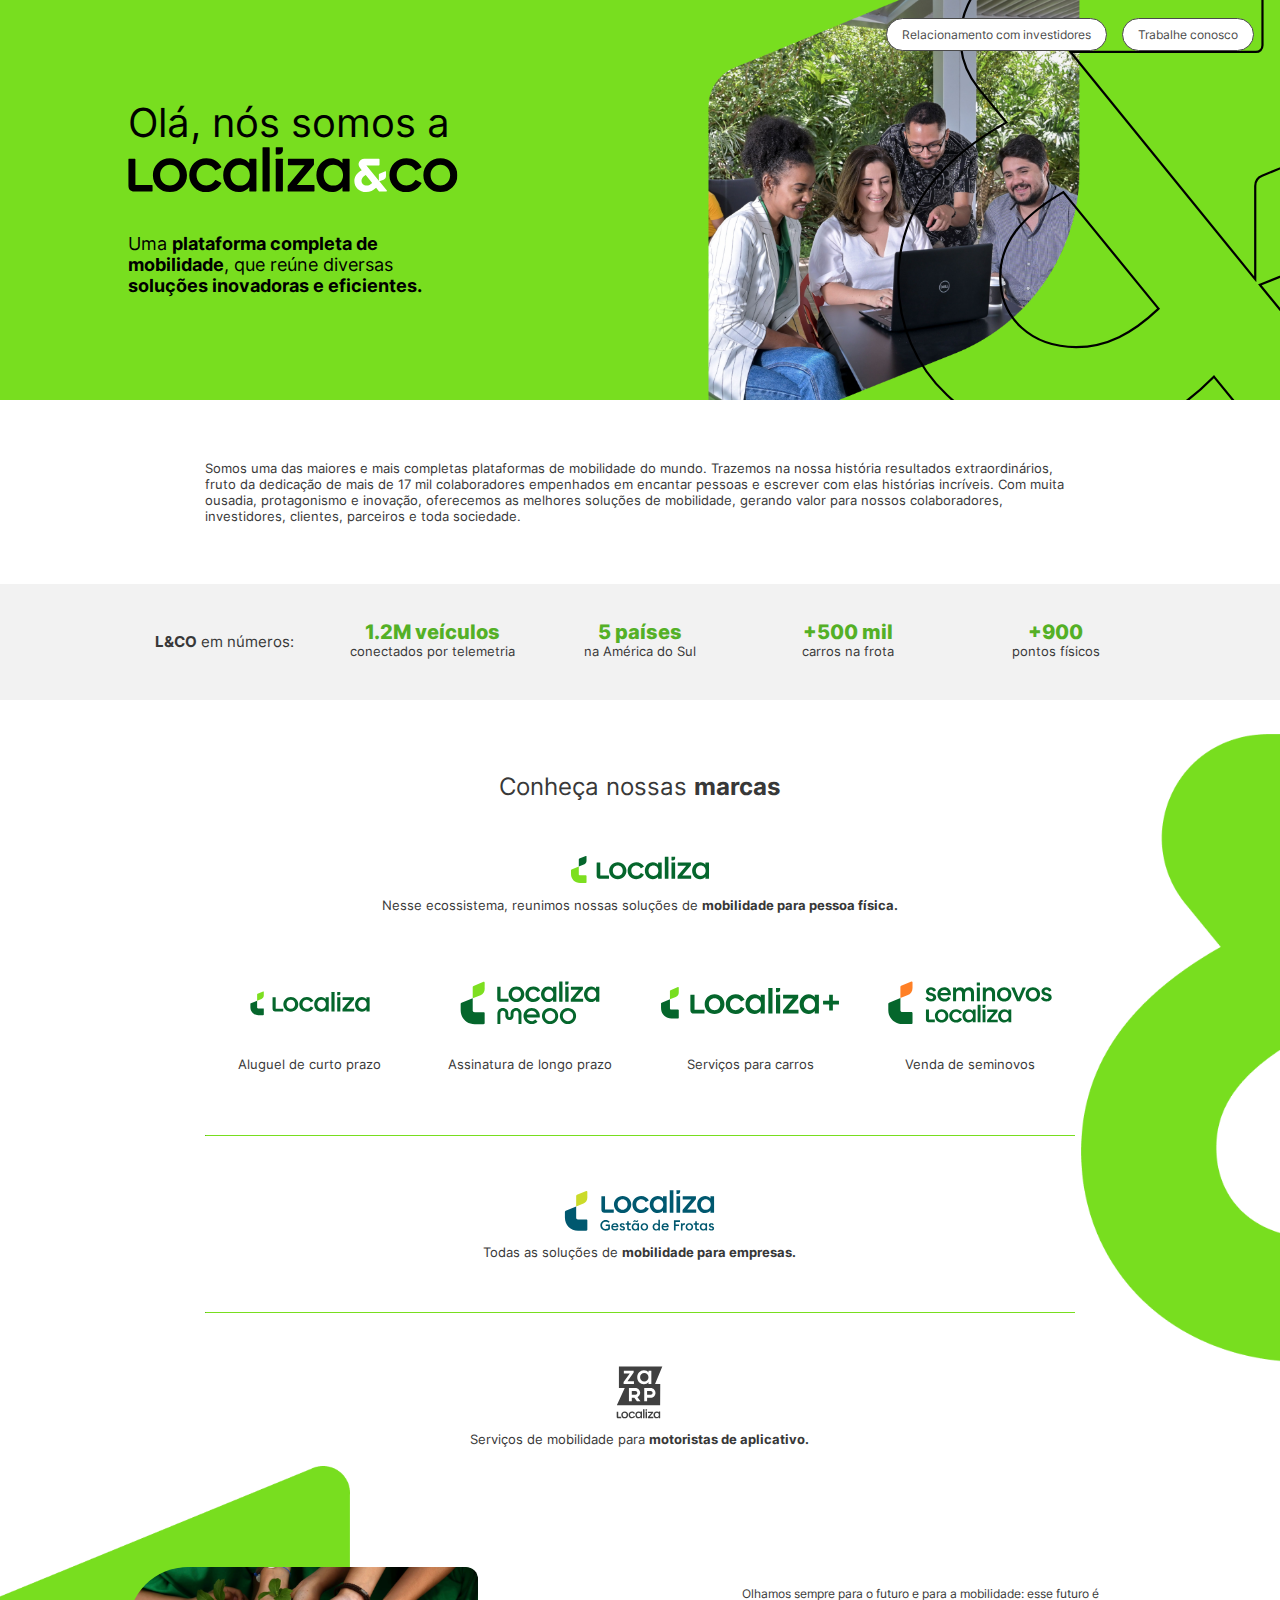
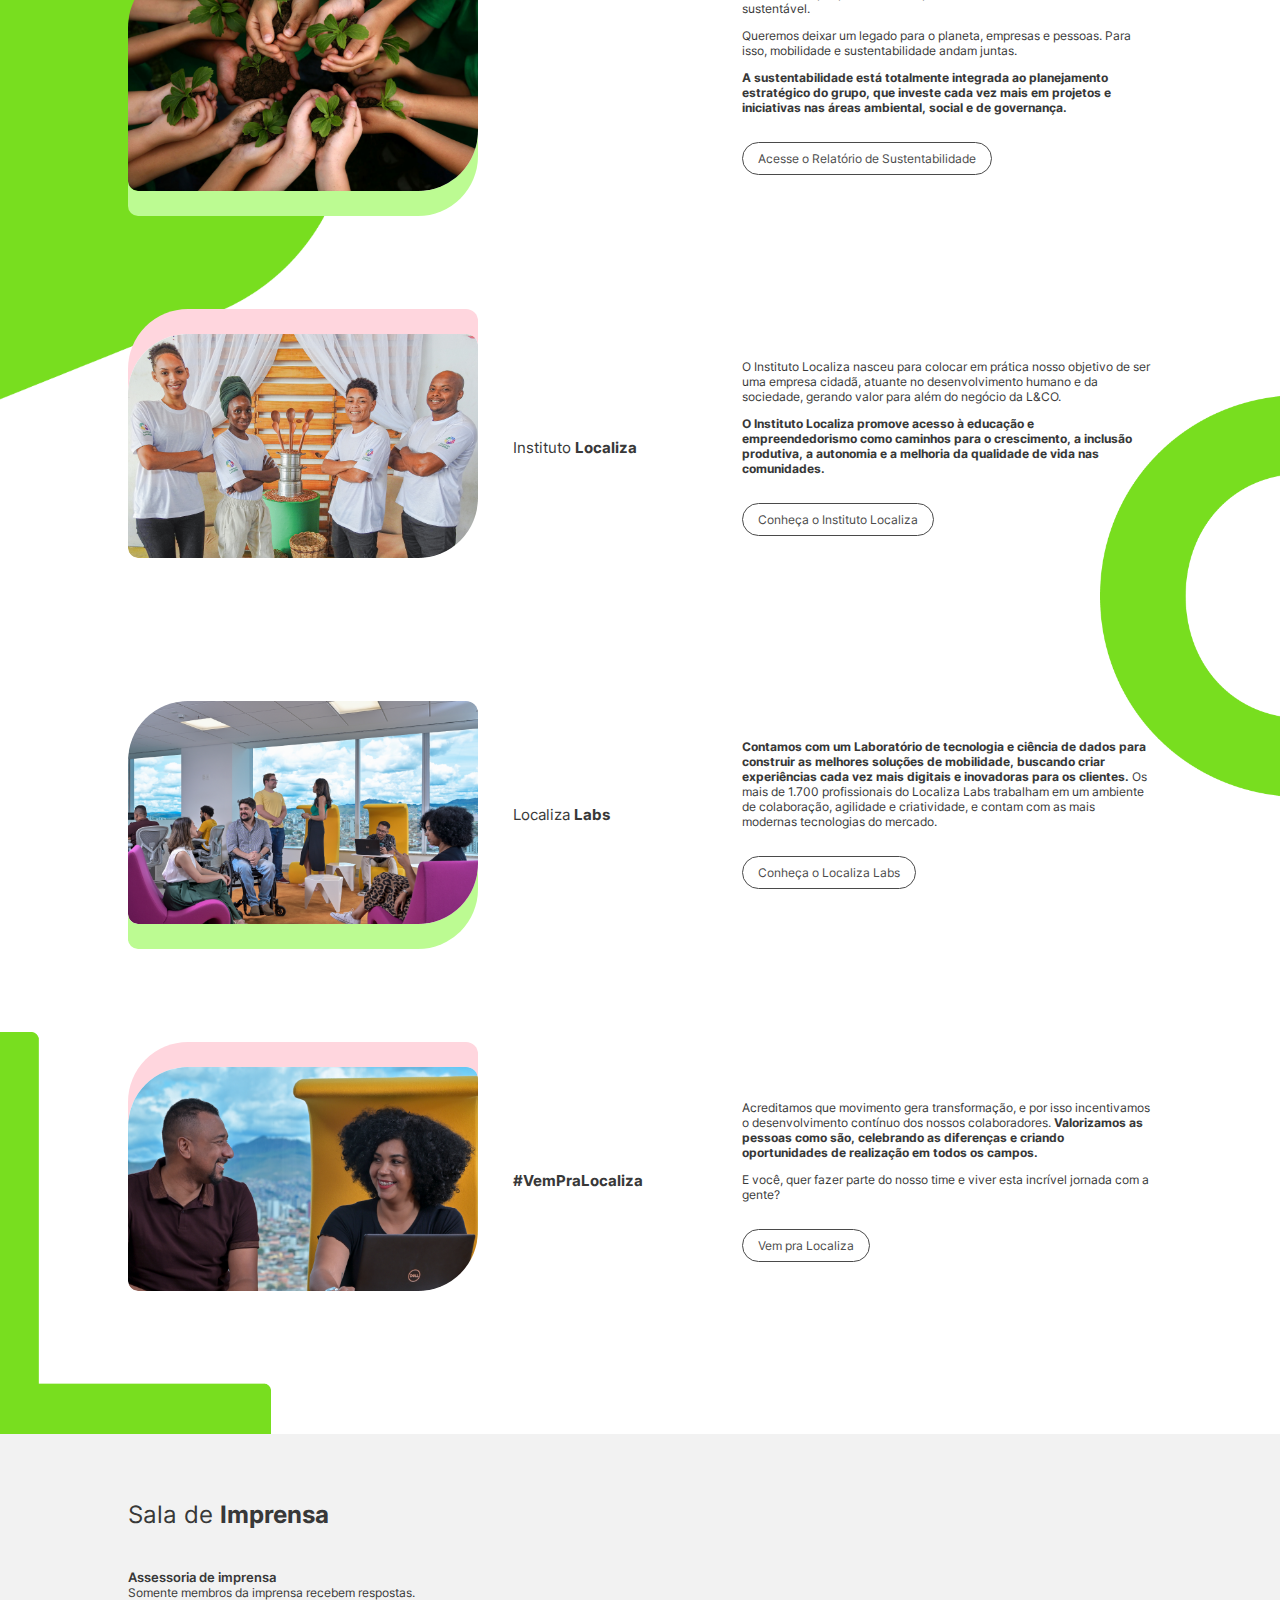
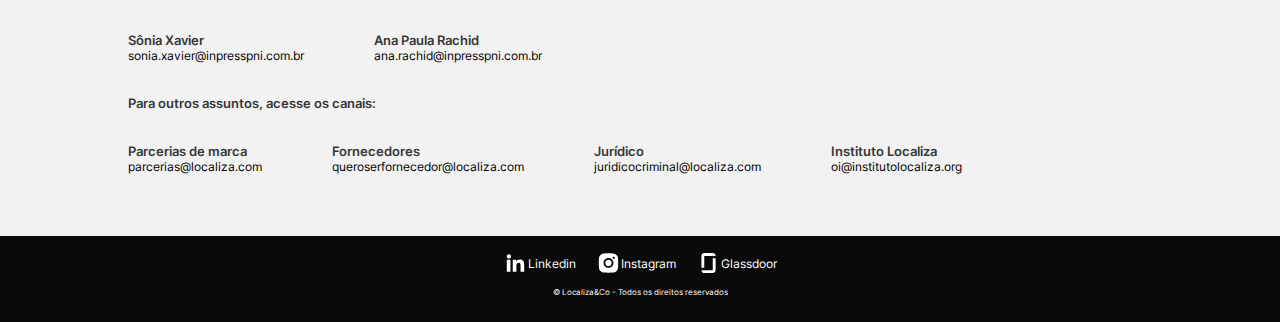
<file: index.html>
<!DOCTYPE html>
<html lang="pt-br">

<head>
  <title>Nós somos a Localiza&Co</title>
  <meta charset="utf-8" />
  <meta name="viewport" content="width=device-width, initial-scale=1" />
  <link rel="icon" type="image/png" href="assets/images/favicon.png" />
  <link rel="stylesheet" href="assets/css/index.css" />
  <link rel="stylesheet" href="assets/css/captcha.css">
  <script src="assets/js/jquery-3.5.0.min.js"></script>
  <script src="assets/js/main.js"></script>
</head>

<body>
  <header id="topo" class="div-banner">
    <div class="container">
      <div class="txt-banner">
        <h1 class="title-banner">Olá, <br class="show-mob"> nós somos a <img src="assets/images/logo.svg" alt="logo" class="img-resp" /></h1>
        <h2 class="subtitle-banner hide-mob">Uma <b>plataforma completa de mobilidade</b>, que reúne diversas <b>soluções inovadoras e eficientes.</b></h2>
      </div>
      <div class="btn-topo">
        <div class="group-desk">
          <a href="https://ri.localiza.com/" target="_blank" class="btn-white hide-mob">Relacionamento com investidores</a>
          <a href="https://portalcarreira.localiza.com/?_ga=2.263662091.686086498.1664890951-473791302.1646318651" target="_blank" class="btn-white hide-mob">Trabalhe conosco</a>
        </div>
      </div>
      <div class="show-mob menu-mob"><a id="btnOpenModal" href="javascript:void(0)"><img src="assets/images/icon-menu.svg" alt="logo" class="img-resp" /></a></div>
    </div>
  </header>
  <main>
    <article class="clearfix">
      <div class="container">
        <div class="show-mob">
          <h2 class="subtitle-banner">Uma <b>plataforma completa de mobilidade</b>, que reúne diversas <b>soluções inovadoras e eficientes.</b></h2>
        </div>
        <div class="div-sobre font-gray">
          <p>Somos uma das maiores e mais completas plataformas de mobilidade do mundo. Trazemos na nossa história resultados extraordinários, fruto da dedicação de mais de 17 mil colaboradores empenhados em encantar pessoas e escrever com elas histórias incríveis. Com muita ousadia, protagonismo e inovação, oferecemos as melhores soluções de mobilidade, gerando valor para nossos colaboradores, investidores, clientes, parceiros e toda sociedade.</p>
        </div>
      </div>
    </article>
    <article class="clearfix back-gray font-gray">
      <div class="container">
        <div class="div-dados">
          <div class="dado"><b>L&CO</b> em números:</div>
          <div class="dado"><b class="dado-green">1.2M veículos</b><br>conectados por telemetria</div>
          <div class="dado"><b class="dado-green">5 países</b><br>na América do Sul</div>
          <div class="dado"><b class="dado-green">+500 mil</b><br>carros na frota</div>
          <div class="dado"><b class="dado-green">+900</b><br>pontos físicos</div>
        </div>
      </div>
    </article>
    <article id="marcas" class="clearfix font-gray back-marcas">
      <div class="container">
        <div class="div-marcas">
          <h1 class="tit-marcas">Conheça nossas <b class="">marcas</b></h1>
          <div class="marca-prin">
            <img src="assets/images/marca-localiza.svg" alt="localiza" class="img-loc-1" />
            <p>Nesse ecossistema, reunimos nossas soluções de <b>mobilidade para pessoa física.</b></p>
          </div>
          <div class="flex-marca">
            <div class="marca">
              <div class="img-marca">
                <img src="assets/images/marca-localiza-2.svg" alt="localiza" class="img-resp" />
              </div>
              <div class="txt-marca">
                <p>Aluguel de curto prazo</p>
              </div>
            </div>
            <div class="marca">
              <div class="img-marca">
                <img src="assets/images/marca-localiza-meoo.svg" alt="localiza meoo" class="img-resp" />
              </div>
              <div class="txt-marca">
                <p>Assinatura de longo prazo</p>
              </div>              
            </div>
            <div class="marca">
              <div class="img-marca">
                <img src="assets/images/marca-localiza-mais.svg" alt="localiza mais" class="img-resp" />
              </div>
              <div class="txt-marca">
                <p>Serviços para carros</p>
              </div>
            </div>
            <div class="marca">
              <div class="img-marca">
                <img src="assets/images/marca-localiza-semi.svg" alt="localiza semi" class="img-resp" />
              </div>
              <div class="txt-marca">
                <p>Venda de seminovos</p>
              </div>
            </div>
          </div>
          <hr class="hr-green" />
          <div class="marca-prin">
            <img src="assets/images/marca-localiza-gestao.svg" alt="localiza gestão" class="" />
            <p>Todas as soluções de <b>mobilidade para empresas.</b></p>
          </div>
          <br><br><hr class="hr-green" />
          <div class="marca-prin">
            <img src="assets/images/marca-localiza-zarp.svg" alt="zarp" class="" />
            <p>Serviços de mobilidade para <b>motoristas de aplicativo.</b></p>
          </div>
        </div>
        <div id="mobilidade" class="div-carac">
          <div class="flex-carac">
              <div class="item img-carac flex-img">
                <a href="https://api.mziq.com/mzfilemanager/v2/d/08f327aa-e610-4d9d-b683-8ff0f7caae07/3a909c07-287b-fbcc-907a-90cb4c36bab3?origin=2" target="_blank" class="">
                  <img src="assets/images/card-sustentabilidade.png" alt="sustentabilidade" class="img-resp" />
                </a>
              </div>
              <div class="item box-carac">
                <p>Olhamos sempre para o futuro e para a mobilidade: esse futuro é sustentável.</p>
                <p>Queremos deixar um legado para o planeta, empresas e pessoas. Para isso, mobilidade e sustentabilidade andam juntas.</p>
                <p><b>A sustentabilidade está totalmente integrada ao planejamento estratégico do grupo, que investe cada vez mais em projetos e iniciativas nas áreas ambiental, social e de governança.</b></p>
                <p><a href="https://api.mziq.com/mzfilemanager/v2/d/08f327aa-e610-4d9d-b683-8ff0f7caae07/3a909c07-287b-fbcc-907a-90cb4c36bab3?origin=2" target="_blank" class="btn-white">Acesse o Relatório de Sustentabilidade</a></p>
              </div>
          </div>
          <div id="instituto" class="flex-carac">
            <div class="item img-carac flex-img">
              <a href="https://www.institutolocaliza.org/" target="_blank" class="">
                <img src="assets/images/card-instituto.png" alt="instituto" class="img-resp" />
              </a>
              <div class="tit-carac">Instituto <b>Localiza</b></div>
            </div>
            <div class="item box-carac">
              <p>O Instituto Localiza nasceu para colocar em prática nosso objetivo de ser uma empresa cidadã, atuante no desenvolvimento humano e da sociedade, gerando valor para além do negócio da L&CO.</p>
              <p><b>O Instituto Localiza promove acesso à educação e empreendedorismo como caminhos para o crescimento, a inclusão produtiva, a autonomia e a melhoria da qualidade de vida nas comunidades.</b></p>
              <p><a href="https://www.institutolocaliza.org/" target="_blank" class="btn-white">Conheça o Instituto Localiza</a></p>
            </div>
          </div>
          <div id="localizaLabs" class="flex-carac">
            <div class="item img-carac flex-img">
              <a href="https://medium.com/localizalabs" target="_blank" class="">
                <img src="assets/images/card-labs.png" alt="labs" class="img-resp" />
              </a>
              <div class="tit-carac">Localiza <b>Labs</b></div>
            </div>
            <div class="item box-carac">
              <p><b>Contamos com um Laboratório de tecnologia e ciência de dados para construir as melhores soluções de mobilidade, buscando criar experiências cada vez mais digitais e inovadoras para os clientes.</b> Os mais de 1.700 profissionais do Localiza Labs trabalham em um ambiente de colaboração, agilidade e criatividade, e contam com as mais modernas tecnologias do mercado.</p>
              <p><a href="https://medium.com/localizalabs" target="_blank" class="btn-white">Conheça o Localiza Labs</a></p>
            </div>
          </div>
          <div id="vempralocaliza" class="flex-carac">
            <div class="item img-carac flex-img">
              <a href="https://portalcarreira.localiza.com/?_ga=2.263662091.686086498.1664890951-473791302.1646318651" target="_blank" class="">
                <img src="assets/images/card-vempralocaliza.png" alt="vem pra localiza" class="img-resp" />
              </a>
              <div class="tit-carac"><b>#VemPraLocaliza</b></div>
            </div>
            <div class="item box-carac">
              <p>Acreditamos que movimento gera transformação, e por isso incentivamos o desenvolvimento contínuo dos nossos colaboradores. <b>Valorizamos as pessoas como são, celebrando as diferenças e criando oportunidades de realização em todos os campos.</b></p>
              <p>E você, quer fazer parte do nosso time e viver esta incrível jornada com a gente?</p>
              <p><a href="https://portalcarreira.localiza.com/?_ga=2.263662091.686086498.1664890951-473791302.1646318651" target="_blank" class="btn-white">Vem pra Localiza</a></p>
            </div>
          </div>
        </div>
      </div>
    </article>
    <article id="imprensa"  class="clearfix back-gray font-gray">
      <div class="container">
        <div class="div-imprensa">
          <h1 class="tit-imprensa">Sala de <b>Imprensa</b></h1>
          <p><b class="dest">Assessoria de imprensa</b><br> Somente membros da imprensa recebem respostas.</p>
          <div class="flex-imp">
            <div class="contato">
              <p> <span class="dest">Sônia Xavier</span> <br> <a class="mail" href="javascript:openModalCaptcha('sonia.xavier@inpresspni.com.br')">sonia.xavier@inpresspni.com.br</a> </p>
            </div>
            <div class="contato">
              <p><span class="dest">Ana Paula Rachid</span> <br> <a class="mail" href="javascript:openModalCaptcha('ana.rachid@inpresspni.com.br')">ana.rachid@inpresspni.com.br</a> </p>
            </div>
          </div>
          <p><b class="dest">Para outros assuntos, acesse os canais:</b></p>
          <div class="flex-imp mb-0">
            <div class="contato">
              <p> <span class="dest">Parcerias de marca</span> <br> <a class="mail" href="javascript:openModalCaptcha('parcerias@localiza.com')">parcerias@localiza.com</a> </p>
            </div>
            <div class="contato">
              <p><span class="dest">Fornecedores</span> <br> <a class="mail" href="javascript:openModalCaptcha('queroserfornecedor@localiza.com')">queroserfornecedor@localiza.com</a> </p>
            </div>
            <div class="contato">
              <p><span class="dest">Jurídico</span> <br> <a class="mail" href="javascript:openModalCaptcha('juridicocriminal@localiza.com')">juridicocriminal@localiza.com</a> </p>
            </div>
            <div class="contato">
              <p><span class="dest">Instituto Localiza</span> <br> <a class="mail" href="javascript:openModalCaptcha('oi@institutolocaliza.org')">oi@institutolocaliza.org</a> </p>
            </div>
          </div>
        </div>
      </div>
    </article>
    <section id="modalMob" class="modal hidden">
      <div class="content-modal">
        <a id="btnCloseModal" class="btn-close"><img src="assets/images/icon-close.svg" alt="close" class="img-resp" /></a>
        <div class="flex">
          <div class="item"> <a class="link-mob" href="#topo"><img src="assets/images/icon-bulletpoint.svg" alt="close" class="img-resp" /> <span>Localiza&Co</span></a>  </div>
          <div class="item"> <a class="link-mob" href="#marcas"><img src="assets/images/icon-bulletpoint.svg" alt="close" class="img-resp" /> <span>Nossas marcas</span></a> </div>
          <div class="item"> <a class="link-mob" href="#mobilidade"><img src="assets/images/icon-bulletpoint.svg" alt="close" class="img-resp" /> <span>Futuro da mobilidade sustentável</span></a> </div>
          <div class="item"> <a class="link-mob" href="#instituto"><img src="assets/images/icon-bulletpoint.svg" alt="close" class="img-resp" /> <span>Instituto Localiza</span></a> </div>
          <div class="item"> <a class="link-mob" href="#localizaLabs"><img src="assets/images/icon-bulletpoint.svg" alt="close" class="img-resp" /> <span>Localiza Labs</span></a> </div>
          <div class="item"> <a class="link-mob" href="#vempralocaliza"><img src="assets/images/icon-bulletpoint.svg" alt="close" class="img-resp" /> <span>#VemPraLocaliza</span></a> </div>
          <div class="item"> <a class="link-mob" href="#imprensa"><img src="assets/images/icon-bulletpoint.svg" alt="close" class="img-resp" /> <span>Relacionamento com investidores</span></a> </div>
          <div class="item"> <a class="link-mob" href="#imprensa"><img src="assets/images/icon-bulletpoint.svg" alt="close" class="img-resp" /> <span>Carreiras</span></a> </div>
          <div class="item"> <a class="link-mob" href="#imprensa"><img src="assets/images/icon-bulletpoint.svg" alt="close" class="img-resp" /> <span>Sala de Imprensa</span></a> </div>
        </div>
        <div class="midia-modal">
          <div class="flex-foo">
            <div class="item"> <a href="https://www.linkedin.com/company/localiza/" target="_blank"  class="link-rod"><img src="assets/images/icon-linkedin.svg" alt="linkedin" class="img-resp" /> <span>Linkedin</span> </a> </div>
            <div class="item"> <a href="https://www.instagram.com/localizacarreiras" target="_blank" class="link-rod"><img src="assets/images/icon-instagram.svg" alt="instagram" class="img-resp" /> <span>Instagram</span> </a> </div>
            <div class="item"> <a href="https://www.glassdoor.com.br/Vis%C3%A3o-geral/Trabalhar-na-Localiza-EI_IE23118.13,21.htm" target="_blank" class="link-rod"><img src="assets/images/icon-glassdoor.svg" alt="glassdoor" class="img-resp" /> <span>Glassdoor</span> </a> </div>
          </div>
        </div>
      </div>
    </section>
    <section id="modalCaptcha" class="modal modal-captcha hidden">
      <div class="content-modal">
        <fieldset class="captchaField">
          <a id="btnCloseModalCaptcha" class="btn-close btn-close-captcha"><img src="assets/images/icon-close.svg" alt="close" class="img-resp" /></a>
          <span id="SuccessMessage" class="success">Obrigado! o captcha está correto.</span>
          <input type="text" id="UserCaptchaCode" class="CaptchaTxtField" placeholder='Digite exatamente o código abaixo...'>
          <span id="WrongCaptchaError" class="error"></span>
          <div class='CaptchaWrap'>
            <div id="CaptchaImageCode" class="CaptchaTxtField">
              <canvas id="CapCode" class="capcode" width="300" height="80"></canvas>
            </div> 
            <input type="button" class="ReloadBtn" onclick='createCaptcha();'>
          </div>
          <input id="emailTo" type="hidden" /> 
          <input type="button" class="btnSubmit" onclick="checkCaptcha();" value="Enviar">
        </fieldset>
      </div>
    </section>
  </main>
</body>

<footer class="clearfix back-dark pad-rod">
  <div class="container">
    <div class="flex-foo">
      <div class="item"> <a href="https://www.linkedin.com/company/localiza/" target="_blank"  class="link-rod"><img src="assets/images/icon-linkedin.svg" alt="linkedin" class="img-resp" /> <span>Linkedin</span> </a> </div>
      <div class="item"> <a href="https://www.instagram.com/localizacarreiras" target="_blank" class="link-rod"><img src="assets/images/icon-instagram.svg" alt="instagram" class="img-resp" /> <span>Instagram</span> </a> </div>
      <div class="item"> <a href="https://www.glassdoor.com.br/Vis%C3%A3o-geral/Trabalhar-na-Localiza-EI_IE23118.13,21.htm" target="_blank" class="link-rod"><img src="assets/images/icon-glassdoor.svg" alt="glassdoor" class="img-resp" /> <span>Glassdoor</span> </a> </div>
    </div>
    <p class="txt-rodape"> <small> © Localiza&Co - Todos os direitos reservados </small> </p>
  </div>
</footer>

</html>
</file>
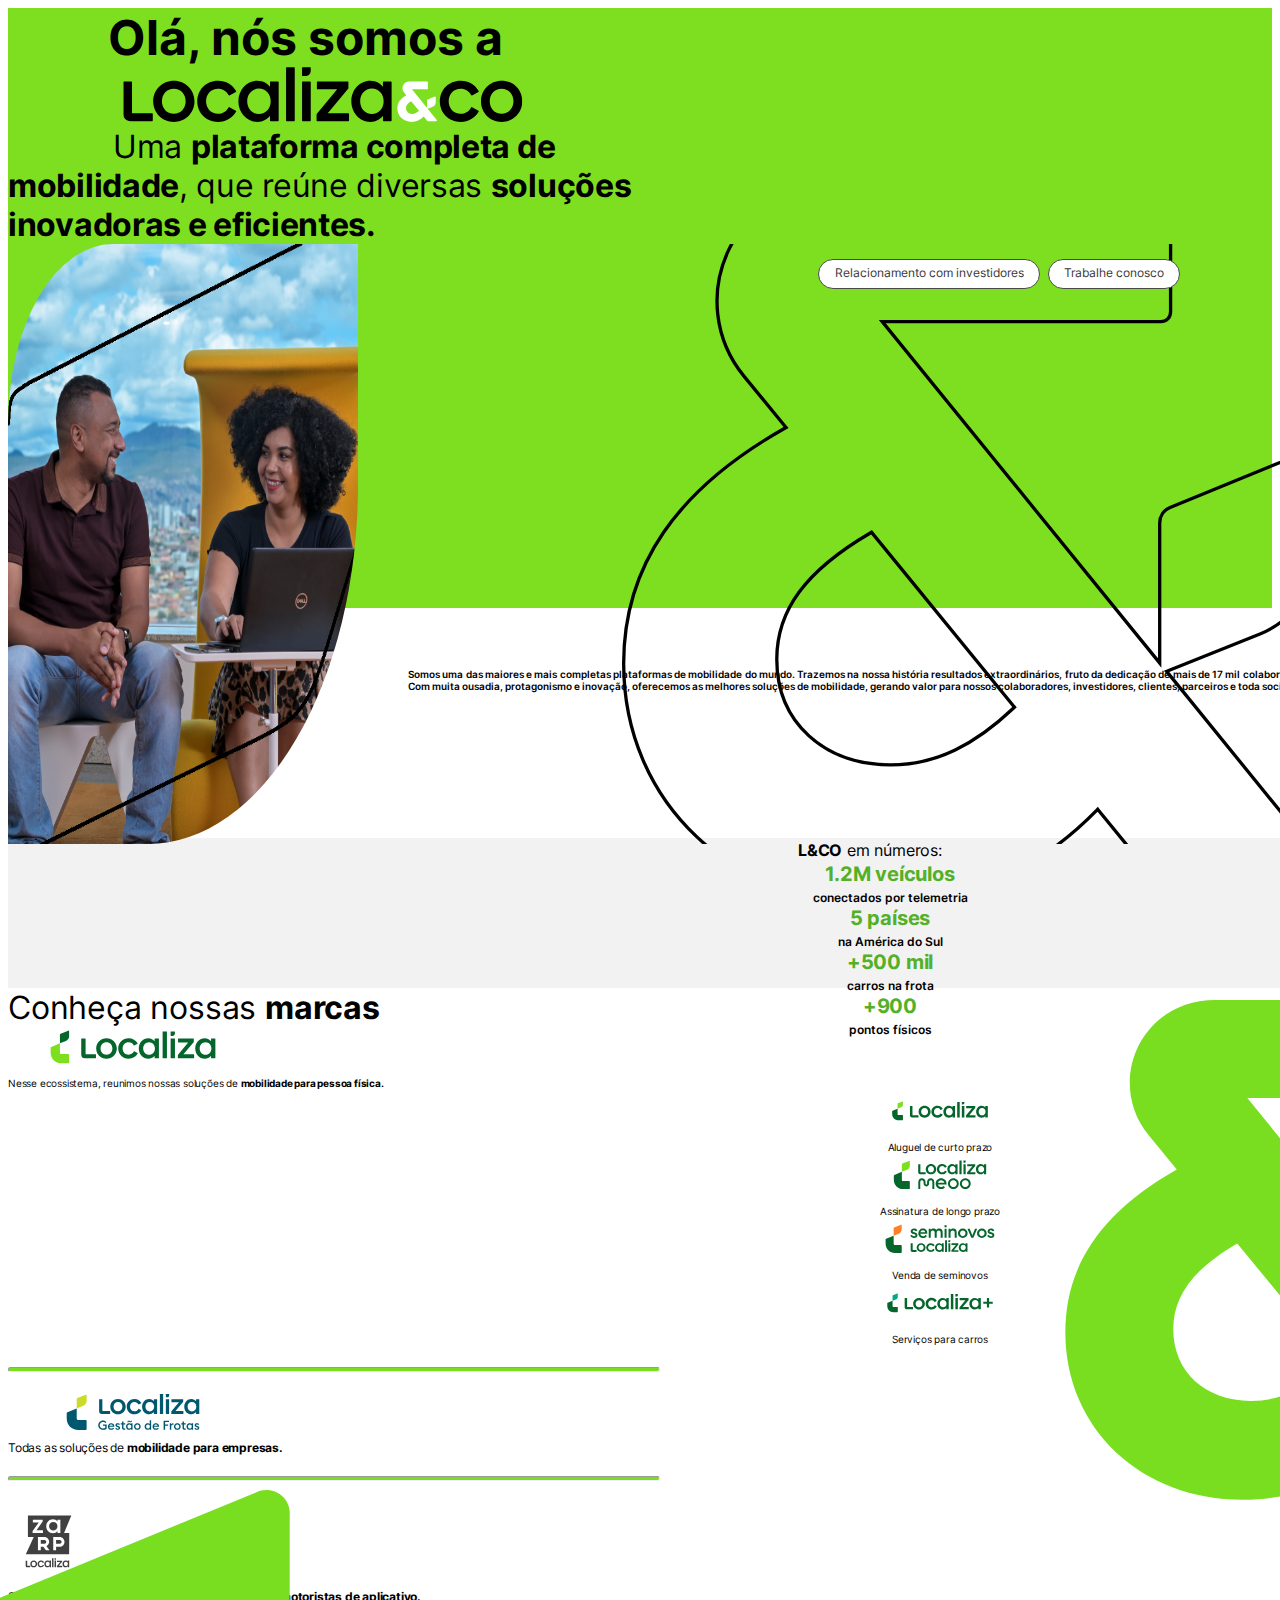
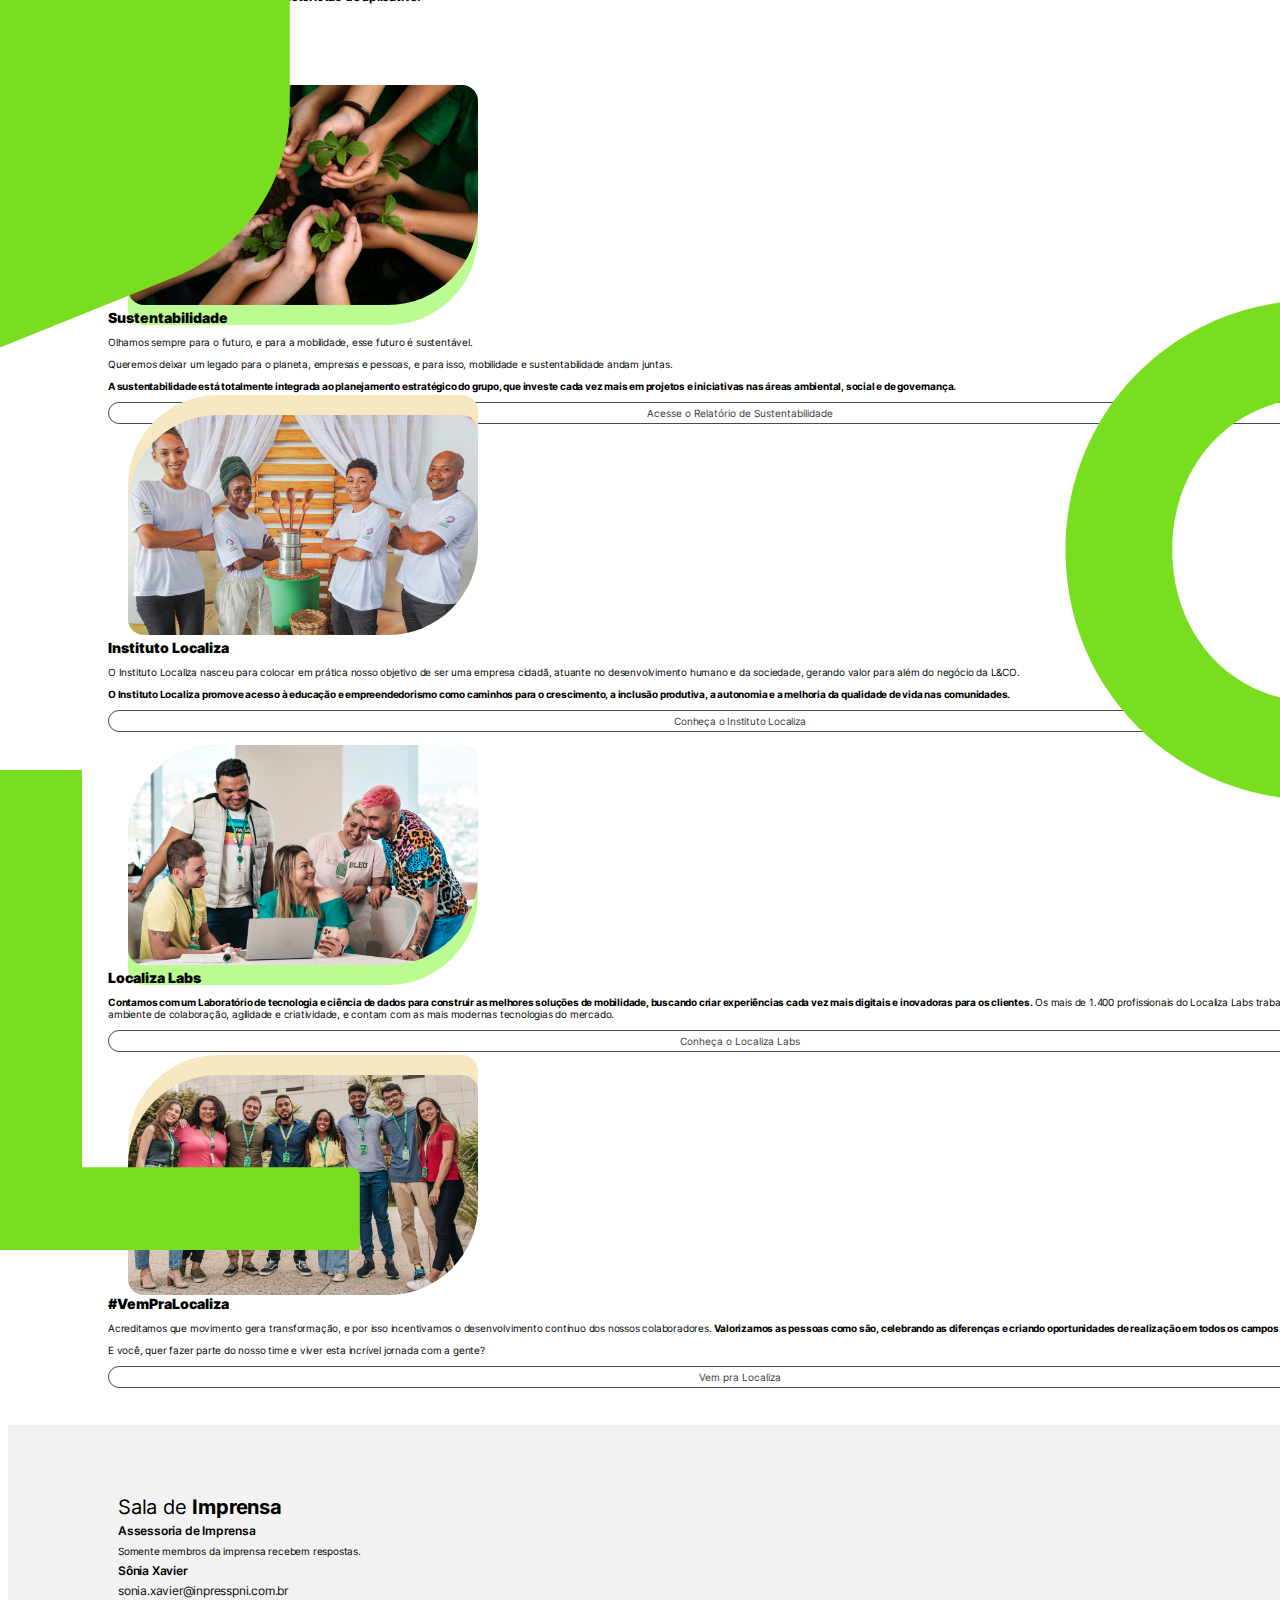
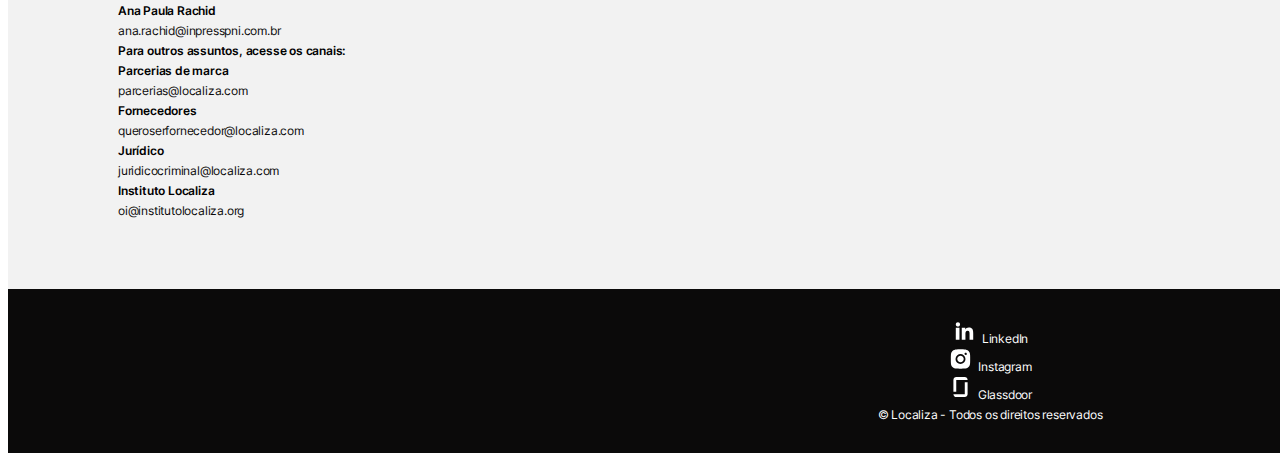
<file: index2.html>
<!DOCTYPE html>
<html>
	<head>
                <meta charset="utf-8">
                <meta name="viewport" content="width=device-width, initial-scale=1">
            
                <!-- Bootstrap CSS -->
                <link href="https://cdn.jsdelivr.net/npm/bootstrap@5.0.2/dist/css/bootstrap.min.css" rel="stylesheet" integrity="sha384-EVSTQN3/azprG1Anm3QDgpJLIm9Nao0Yz1ztcQTwFspd3yD65VohhpuuCOmLASjC" crossorigin="anonymous">

                <link href="css/lp1_2.css" rel="stylesheet">
                
	</head>
	<body>
                <div class="container">
                        <!-- Banner Topo -->
                        <div class="row rowCenter divTopo">
                                <div class="col colTopo">
                                        <div class="container">
                                                <div class="row">
                                                        <span id="textoTopo_up"><b>Olá, nós somos a</b></span>
                                                        <img class="imglocalizaTopo"/>
                                                </div>
                                                <div class="row rowCenter">
                                                        <span id="textoTopo_down">Uma <b>plataforma completa de mobilidade</b>, que reúne diversas <b>soluções inovadoras e eficientes.</b></span>
                                                </div>
                                        </div>
                                </div>
                                <div class="col colTopo">
                                        <div class="container">
                                                <div class="row rowLinksTop">
                                                        <div>
                                                                <img class="vectorETopo">
                                                                <img class="imgTopo">
                                                        </div>
                                                        <a href="https://ri.localiza.com" target="new" class="button-link button-link_top" id="first-buttom">Relacionamento com investidores</a>
                                                        <a href="https://portalcarreira.localiza.com/?_ga=2.263662091.686086498.1664890951-473791302.1646318651" 
                                                        target="new" class="button-link button-link_top" id="second-buttom">Trabalhe conosco</a>                                                        
                                                </div>
                                        </div>
                                </div>
                        </div>

                        <!-- Accordeon -->
                        <div class="row rowCenter divIntroducao">
                                <span>
                                        <p>
                                        Somos uma das maiores e mais completas plataformas de mobilidade do mundo. Trazemos na nossa história resultados extraordinários, fruto da dedicação de mais de 17 mil colaboradores empenhados em encantar pessoas e escrever com elas histórias incríveis. Com muita ousadia, protagonismo e inovação, oferecemos as melhores soluções de mobilidade, gerando valor para nossos colaboradores, investidores, clientes, parceiros e toda sociedade.
                                        <p>
                                </span>
                        </div>

                        <!-- Faixa cinza abaixo do accordeon -->
                        <div class="row rowCenter divLCONumeros">
                                        <div class="row rowCenter">
                                                <div class="col-3">
                                                        <spam id="primeiroTextoLCONumeros"><b>L&CO</b> em números:</spam>
                                                </div>
                                                <div class="col-3 colLOCNumeros">
                                                        <spam class="LCONumeros_Verde">1.2M veículos</spam>
                                                        <br><spam class="textoLCONumeros">conectados por telemetria</spam>
                                                </div>
                                                <div class="col-2 colLOCNumeros">
                                                        <spam class="LCONumeros_Verde">5 países</spam>
                                                        <br><spam class="textoLCONumeros">na América do Sul</spam>
                                                </div>
                                                <div class="col-2 colLOCNumeros">
                                                        <spam class="LCONumeros_Verde">+500 mil</spam>
                                                        <br><spam class="textoLCONumeros">carros na frota
                                                </div>
                                                <div class="col-2 colLOCNumeros">
                                                        <spam class="LCONumeros_Verde">+900</spam>
                                                        <br><spam class="textoLCONumeros">pontos físicos</spam>
                                                </div>
                                        </div>
                        </div>

                        <!-- Corpo da página -->
                        <div class="row rowCenter divCorpo">
                                <div><img class="img_E_Grande_1"></div>
                                <div><img class="img_ACENTO_Grande_2"></div>
                                <div><img class="img_O_Grande_3"></div>
                                <div><img class="img_L_Grande_4"></div>
                                <div class="container">
<!--
                                        <div class="row rowCenter">
                                                <spam class="textoCorpo">Toda essa excelência é resultado de quase 50 anos de atuação, e do encontro de duas maiores empresas do segmento, nos consolidando como a maior companhia da categoria em valor de mercado dentre as de capital aberto, e uma das maiores e mais completas plataformas de mobilidade do mundo.
                                                <p><p>E só falta você para nossa jornada ser ainda mais especial!</spam>
                                        </div>
-->
                                        <div class="row rowCenter">
                                                <spam class="textoCorpo" id="primeiraLinhaCorpo">Conheça nossas <b>marcas</b></spam>
                                        </div>
                                        <div class="row rowCenter"><img class="img_Localiza_corpo_1"></div>
                                        <div class="row rowCenter">
                                                <spam class="textoCorpo" id="segundaLinhaCorpo">Nesse ecossistema, reunimos nossas soluções de <b>mobilidade para pessoa física.</b></spam>
                                        </div>
                                        <div class="row rowCenter" id="rowBlocoCorpo4">
                                                <div class="col colBlocoCorpo">
                                                        <div class="row rowCenter"><img class="img_Localiza_corpo_2"></div>
                                                        <spam class="textoCorpo">Aluguel de curto prazo</spam>
                                                </div>
                                                <div class="col colBlocoCorpo">
                                                        <div class="row rowCenter"><img class="img_Localiza_corpo_3"></div>
                                                        <spam class="textoCorpo">Assinatura de longo prazo</spam>
                                                </div>
                                                <div class="col colBlocoCorpo">
                                                        <div class="row rowCenter"><img class="img_Localiza_corpo_4"></div>
                                                        <spam class="textoCorpo">Venda de seminovos</spam>
                                                </div>
                                                <div class="col colBlocoCorpo">
                                                        <div class="row rowCenter"><img class="img_Localiza_corpo_5"></div>
                                                        <spam class="textoCorpo">Serviços para carros</spam>
                                                </div>
                                        </div>
                                        <div class="row rowCenter">
                                                <hr id="hr">
                                                <div class="row rowCenter"><img class="img_Localiza_corpo_6"></div>
                                                <spam class="textoCorpo" id="textoMobilidade">Todas as soluções de <b>mobilidade para empresas.</b></spam>
                                        </div>
                                        <div class="row rowCenter">
                                                <hr id="hr">
                                                <div class="row rowCenter"><img class="img_Localiza_corpo_7"></div>
                                                <spam class="textoCorpo" id="textoMobilidade">Serviços de mobilidade para impulsionar a vida de <b>motoristas de aplicativo.</b></spam>
                                        </div>
                                </div>
                                <div class="container">
                                        <div class="row rowCenter rowConteudoCorpo">
                                                <div class="col-4 colConteudoCorpoEsquerda">
                                                        <div><img class="imgSustentabilidade"></div>
                                                </div>
                                                <div class="col-2 colConteudoCorpoCentro">
                                                        <spam>Sustentabilidade</spam>
                                                </div>
                                                <div class="col-6 colConteudoCorpoDireita">
                                                        <spam class="textoCorpo">
                                                        <p>Olhamos sempre para o futuro, e para a mobilidade, esse futuro é sustentável.</p>
                                                        <p>Queremos deixar um legado para o planeta, empresas e pessoas, e para isso, mobilidade e sustentabilidade andam juntas.</p>
                                                        <p><b>A sustentabilidade está totalmente integrada ao planejamento estratégico do grupo, que investe cada vez mais em projetos e iniciativas nas áreas ambiental, social e de governança.</b></p>
                                                        </spam>
                                                        <a href="https://api.mziq.com/mzfilemanager/v2/d/08f327aa-e610-4d9d-b683-8ff0f7caae07/3a909c07-287b-fbcc-907a-90cb4c36bab3?origin=2"
                                                        target="new" class="button-link button-link_corpo">Acesse o Relatório de Sustentabilidade</a>
                                                </div>
                                        </div>
                                        <div class="row rowCenter rowConteudoCorpo">
                                                <div class="col-4 colConteudoCorpoEsquerda">
                                                        <div><img class="imgInstitutoLocaliza"></div>
                                                </div>
                                                <div class="col-2 colConteudoCorpoCentro">
                                                        <spam>Instituto Localiza</spam>                                                        
                                                </div>
                                                <div class="col-6 colConteudoCorpoDireita">
                                                        <spam class="textoCorpo">
                                                        <p>O Instituto Localiza nasceu para colocar em prática nosso objetivo de ser uma empresa cidadã, atuante no desenvolvimento humano e da sociedade, gerando valor para além do negócio da L&CO.</p>
                                                        <p><b>O Instituto Localiza promove acesso à educação e empreendedorismo como caminhos para o crescimento, a inclusão produtiva, a autonomia e a melhoria da qualidade de vida nas comunidades.</b></p>
                                                        <a href="https://www.institutolocaliza.org" target="new" class="button-link button-link_corpo">Conheça o Instituto Localiza</a>
                                                        </spam>
                                                </div>
                                        </div>
                                        <div class="row rowCenter rowConteudoCorpo">
                                                <div class="col-4 colConteudoCorpoEsquerda">
                                                        <div><img class="imgLocalizaLabs"></div>
                                                </div>
                                                <div class="col-2 colConteudoCorpoCentro">
                                                        <spam>Localiza Labs</spam>
                                                </div>
                                                <div class="col-6 colConteudoCorpoDireita">
                                                        <spam class="textoCorpo">
                                                        <p><b>Contamos com um Laboratório de tecnologia e ciência de dados para construir as melhores soluções de mobilidade, buscando criar experiências cada vez mais digitais e inovadoras para os clientes.</b> Os mais de 1.400 profissionais do Localiza Labs trabalham em um ambiente de colaboração, agilidade e criatividade, e contam com as mais modernas tecnologias do mercado.</p>
                                                        </spam>
                                                        <a href="https://medium.com/localizalabs" target="new" class="button-link button-link_corpo">Conheça o Localiza Labs</a>
                                                </div>
                                        </div>
                                        <div class="row rowCenter rowConteudoCorpo" id="lastRowCorpo">
                                                <div class="col-4 colConteudoCorpoEsquerda">
                                                        <div class="imgVemPraLozaliza"></div>
                                                </div>
                                                <div class="col-2 colConteudoCorpoCentro">
                                                        <spam>#VemPraLocaliza</spam>                                                        
                                                </div>
                                                <div class="col-6 colConteudoCorpoDireita">
                                                        <spam class="textoCorpo">
                                                        <p>Acreditamos que movimento gera transformação, e por isso incentivamos o desenvolvimento contínuo dos nossos colaboradores. <b>Valorizamos as pessoas como são, celebrando as diferenças e criando oportunidades de realização em todos os campos.</b></p>
                                                        <p>E você, quer fazer parte do nosso time e viver esta incrível jornada com a gente?</p>
                                                        </spam>
                                                        <a href="https://portalcarreira.localiza.com/?_ga=2.263662091.686086498.1664890951-473791302.1646318651"
                                                        target="new" class="button-link button-link_corpo">Vem pra Localiza</a>
                                                </div>
                                        </div>
                                </div>
                        </div>

                        <!-- Faixa cinza sobre o rodapé -->
                        <div class="row rowCenter divSalaImprensa">
                                <div class="container">
                                        <div class="row rowCenter">
                                                <spam class="textoCorpo" id="primeiraLinhaSalaImprensa">Sala de <b>Imprensa</b></span>
                                        </div>
                                        <div class="row rowCenter">
                                                <spam class="textoCorpo" id="segundaLinhaSalaImprensaUP">
                                                        Assessoria de Imprensa
                                                        <spam id="segundaLinhaSalaImprensaDOWN"><br>Somente membros da imprensa recebem respostas.</spam>
                                                </spam>
                                        </div>
                                        <div class="row rowCenter">
                                                <div class="col-3">
                                                        <spam class="textoCorpo" id="terceiraLinhaSalaImprensaUP">
                                                                Sônia Xavier
                                                                <spam id="terceiraLinhaSalaImprensaDOWN"><br>
                                                                        <a class="linkRodape" href="mailto:sonia.xavier@inpresspni.com.br">sonia.xavier@inpresspni.com.br</a>
                                                                </spam>
                                                        </spam>
                                                </div>
                                                <div class="col-9">
                                                        <spam class="textoCorpo" id="terceiraLinhaSalaImprensaUP">
                                                                Ana Paula Rachid
                                                                <spam id="terceiraLinhaSalaImprensaDOWN"><br>
                                                                        <a class="linkRodape" href="mailto:ana.rachid@inpresspni.com.br">ana.rachid@inpresspni.com.br</a>
                                                                </spam>
                                                        </spam>
                                                </div>
                                        </div>
                                        <div class="row rowCenter">
                                                <spam class="textoCorpo" id="quartaLinhaSalaImprensa">
                                                        Para outros assuntos, acesse os canais:
                                                </spam>
                                        </div>
                                        <div class="row rowCenter">
                                                <div class="col">
                                                        <spam class="textoCorpo" id="quintaLinhaSalaImprensaUP">
                                                                Parcerias de marca
                                                                <spam id="quintaLinhaSalaImprensaDOWN"><br>
                                                                        <a class="linkRodape" href="mailto:parcerias@localiza.com">parcerias@localiza.com</a>
                                                                </spam>
                                                        </spam>
                                                </div>
                                                <div class="col">
                                                        <spam class="textoCorpo" id="quintaLinhaSalaImprensaUP">
                                                                Fornecedores
                                                                <spam id="quintaLinhaSalaImprensaDOWN"><br>
                                                                        <a class="linkRodape" href="mailto:queroserfornecedor@localiza.com">queroserfornecedor@localiza.com</a>
                                                                </spam>
                                                        </spam>
                                                </div>
                                                <div class="col">
                                                        <spam class="textoCorpo" id="quintaLinhaSalaImprensaUP">
                                                                Jurídico
                                                                <spam id="quintaLinhaSalaImprensaDOWN"><br>
                                                                        <a class="linkRodape" href="mailto:juridicocriminal@localiza.com">juridicocriminal@localiza.com</a>
                                                                </spam>
                                                        </spam>
                                                </div>
                                                <div class="col">
                                                        <spam class="textoCorpo" id="quintaLinhaSalaImprensaUP">
                                                                Instituto Localiza
                                                                <spam id="quintaLinhaSalaImprensaDOWN"><br>
                                                                        <a class="linkRodape" href="mailto:oi@institutolocaliza.org">oi@institutolocaliza.org</a>
                                                                </spam>
                                                        </spam>
                                                </div>
                                        </div>
                                </div>
                        </div>

                        <!-- Rodapé -->
                        <div class="row rowCenter divRodape">
                                <div class="row rowCenter">
                                        <div class="col">
                                                <a class="linkRodape" target="new" href="https://www.linkedin.com/company/localiza.com">
                                                        <img class="icon_linkedin">
                                                        <spam class="textoCorpo textoRodape">LinkedIn</spam>
                                                </a>
                                        </div>
                                        <div class="col">
                                                <a class="linkRodape" target="new" href="https://www.instagram.com/localizacarreiras">
                                                        <img class="icon_Instagram">
                                                        <spam class="textoCorpo textoRodape">Instagram</spam>
                                                </a>
                                        </div>
                                        <div class="col">
                                                <a class="linkRodape" target="new" href="https://www.glassdoor.com.br/Vis%C3%A3o-geral/Trabalhar-na-Localiza-EI_IE23118.13,21.htm">
                                                        <img class="icon_Glassdoor">
                                                        <spam class="textoCorpo textoRodape">Glassdoor</spam>
                                                </a>
                                        </div>
                                </div>
                                <div class="row rowCenter">
                                        <spam class="textoCorpo textoRodape">© Localiza - Todos os direitos reservados</spam>
                                </div>
                        </div>
                </div>
	</body>
</html>
</file>
<file: assets/css/index.css>
@font-face {
    font-family: localizaFont;
    src: url(../fonts/Inter-Regular.ttf);
    font-weight: normal;
}

@font-face {
    font-family: localizaFont;
    src: url(../fonts/Inter-Thin.ttf);
    font-weight: 100;
}

@font-face {
    font-family: localizaFont;
    src: url(../fonts/Inter-ExtraLight.ttf);
    font-weight: 200;
}

@font-face {
    font-family: localizaFont;
    src: url(../fonts/Inter-Light.ttf);
    font-weight: 300;
}

@font-face {
    font-family: localizaFont;
    src: url(../fonts/Inter-Medium.ttf);
    font-weight: 500;
}

@font-face {
    font-family: localizaFont;
    src: url(../fonts/Inter-SemiBold.ttf);
    font-weight: 600;
}

@font-face {
    font-family: localizaFont;
    src: url(../fonts/Inter-Bold.ttf);
    font-weight: bold;
}

@font-face {
    font-family: localizaFont;
    src: url(../fonts/Inter-ExtraBold.ttf);
    font-weight: 800;
}

@font-face {
    font-family: localizaFont;
    src: url(../fonts/Inter-Black.ttf);
    font-weight: 900;
}

body {
    margin: 0;
    font-family: localizaFont;
    font-size: 12px;
    color: #000;
}

.container {
    max-width: 1280px;
    padding: 0 15%;
}

.div-banner {
    width: 100%;
    height: 400px;
    margin: 0 auto;
    overflow: hidden;

    background-color: #78DE1F;
    background-image: url(../images/banner.svg), url(../images/foto-banner.png);
    background-position: right center, 78% center;
    background-size: contain, 372px;
    background-repeat: no-repeat, no-repeat;
}

.txt-banner {
    max-width: 330px;
    margin: 7% 0 0 0%;
    display: inline-block;
}

.subtitle-banner {
    margin-top: 30px;
    font-weight: normal;
}

.title-banner {
    font-size: 40px;
    font-weight: normal;
}

.btn-topo {
    display: inline-block;
    position: absolute;
    right: 2%;
    top: 2%;
}

.btn-topo .group-desk {
    display: flex;
    justify-content: center;
    align-items: center;
    gap: 15px;
}

.img-resp {
    max-width: 100%;
}

.clearfix:after {
    visibility: hidden;
    display: block;
    font-size: 0;
    content: " ";
    clear: both;
    height: 0;
}

.div-sobre,
.div-marcas {
    width: 70%;
    margin: 60px auto;
}

.div-sobre {
    font-size: 13px;
}

.back-gray {
    background: #F2F2F2;
}

.font-gray {
    color: #383838
}

.div-dados {
    display: flex;
    flex-wrap: wrap;
    flex-direction: row;
    justify-content: center;
    gap: 15px;
    padding: 40px 0;
    align-items: center;
    text-align: center;
}

.dado {
    flex: 1;
    font-size: 13px;
    line-height: 1.3em;
}

.dado:first-child {
    font-size: 15px;
}

.dado-green {
    color: #54B026;
    font-size: 20px;
    font-weight: 800;
}

.back-marcas {
    overflow: hidden;
    background-color: #fff;
    background-image: url(../images/back-body-1.png), url(../images/back-body-2.png), url(../images/back-body-3.png), url(../images/back-body-4.png);
    background-position: right 2%, left 45%, right 67%, -3% 102%;
    background-size: 320px, 350px, 180px, 300px;
    background-repeat: no-repeat, no-repeat, no-repeat, no-repeat;
}

.div-marcas {
    font-size: 13px;
}

.marca-prin {
    margin-top: 4em;
    text-align: center;
}

.marca-prin p {
    margin-top: 8px;
}

.tit-marcas {
    text-align: center;
    font-weight: normal;
    font-size: 24px;
    margin-top: 3em;
}

.img-loc-1 {
    width: 140px;
}

.flex-marca {
    display: flex;
    flex-wrap: wrap;
    flex-direction: row;
    justify-content: center;
    gap: 10px;
    margin: 60px 0 50px 0;
    align-items: stretch;
    text-align: center;
}

.marca {
    flex: 1;
    display: flex;
    flex-direction: column;
    justify-content: center;
    gap: 5px;
    align-items: stretch;
}

.marca .txt-marca {
    margin-top: 5px;
}

.marca:first-child .img-marca {
    width: 120px;
    margin: auto;
}

.hr-green {
    border-color: #78DE1F;
    border-top: 0;
}

.div-marcas .hr-green:last-child {
    margin-top: 30px;
}

.div-carac {
    margin-top: 120px;
}

.flex-carac {
    display: flex;
    flex-wrap: wrap;
    flex-direction: row;
    justify-content: center;
    gap: 0px;
    align-items: center;
    text-align: center;
    margin-top: 140px;
}

.flex-carac .item {
    flex: 1
}

.flex-carac .img-carac img {
    max-width: 350px;
    -webkit-box-shadow: rgba(188, 251, 146, 1) 0px 25px 0px;
    -moz-box-shadow: rgba(188, 251, 146, 1) 0 25px 0px;
    box-shadow: rgba(188, 251, 146, 1) 0 25px 0px;
    -webkit-border-radius: 60px 12px 60px 10px;
    -moz-border-radius: 60px 12px 60px 10px;
    border-radius: 60px 12px 60px 10px;
}

.flex-carac .tit-carac {
    font-size: 15px;
    margin-left: 15px;
}

.flex-carac .flex-img {
    display: flex;
    flex-wrap: nowrap;
    flex-direction: row;
    justify-content: left;
    gap: 20px;
    align-items: center;
    text-align: center;
    flex: 20%;
}

.btn-white {
    text-decoration: none;
    color: #4A4A4A;
    border: 1px #4A4A4A solid;
    padding: 8px 15px;
    border-radius: 20px;
    display: inline-block;
    background-color: #fff;
}

.btn-white:hover {
    background-color: #F2F2F2;
}

.flex-carac .box-carac {
    text-align: left;
}

.flex-carac .box-carac .btn-white {
    margin-top: 15px;
}

.div-carac .flex-carac:first-child {
    margin-top: 0px;
}

.div-carac .flex-carac:nth-child(even) .img-carac img {
    -webkit-box-shadow: rgba(255, 214, 222, 1) 0px -25px 0px;
    -moz-box-shadow: rgba(255, 214, 222, 1) 0 -25px 0px;
    box-shadow: rgba(255, 214, 222, 1) 0 -25px 0px;
    -webkit-border-radius: 60px 12px 60px 10px;
    -moz-border-radius: 60px 12px 60px 10px;
    border-radius: 60px 12px 60px 10px;
}

.div-carac .flex-carac:last-child {
    margin-bottom: 140px;
}

.div-imprensa {
    padding: 50px 0px;
}

.tit-imprensa {
    font-weight: normal;
    font-size: 24px;
    margin-bottom: 40px;
}

.div-imprensa .dest {
    font-weight: 600;
    font-size: 13px;
}

.flex-imp {
    display: flex;
    flex-wrap: wrap;
    flex-direction: row;
    justify-content: left;
    gap: 70px;
    align-items: flex-start;
    text-align: left;
    margin: 20px 0px;
}

.mb-0 {
    margin-bottom: 0;
}

.flex-imp .contato .mail {
    text-decoration: none;
    color: initial;
}

.back-dark {
    background-color: #0B0A0A;
    color: #fff;
}

.pad-rod {
    padding: 15px 0px;
}

.flex-foo {
    display: flex;
    flex-wrap: wrap;
    flex-direction: row;
    justify-content: center;
    gap: 20px;
    align-items: center;
    text-align: center;
}

.flex-foo .item .link-rod {
    display: flex;
    flex-direction: row;
    justify-content: center;
    align-items: center;
    text-decoration: none;
    color: #fff;
}

.txt-rodape {
    font-size: 10px;
    text-align: center;
}

.img-marca {
    max-width: 180px;
    height: 60px;
    display: flex;
}

.modal {
    position: fixed;
    top: 0;
    bottom: 0;
    left: 0;
    right: 0;
    width: 100%;
    height: 100%;
    background: rgba(0, 0, 0, 0.95);
    backdrop-filter: blur(3px);
    z-index: 1;
}

.modal .content-modal {
    width: 80%;
    margin: 0 auto;
    position: relative;
}

.modal .content-modal .flex {
    display: flex;
    flex-direction: column;
    align-items: flex-start;
    justify-content: left;
    gap: 30px;
    font-size: 13px;
    margin-top: 70px;
}

.midia-modal {
    position: fixed;
    bottom: 50px;
    left: 0;
    width: 100%;
}

body .modal-captcha {
    background: rgba(0, 0, 0, 0.5);
}

body .modal .content-modal .btn-close-captcha {

}

.modal .content-modal .btn-close {
    position: absolute;
    top: -40px;
    right: 0;
    cursor: pointer;
}

.modal .content-modal .link-mob {
    display: flex;
    flex-direction: row;
    justify-content: center;
    align-items: center;
    text-decoration: none;
    color: #fff;
    gap: 5px;
}

.hidden {
    display: none;
}

@media screen and (min-width: 769px) {
    .show-mob {
        display: none;
    }
}

@media screen and (max-width: 768px) {
    .hide-mob {
        display: none;
    }

    .show-mob {
        display: block;
    }

    .container {
        padding: 0 5%;
    }

    body .div-banner {
        background-image: url(../images/back-top-mob.png);
        background-position: right center;
        background-size: contain;
        background-repeat: no-repeat;
    }

    body .flex-carac,
    .div-dados,
    .flex-marca {
        flex-direction: column;
        text-align: left;
        align-items: center;
    }

    .marca {
        flex-direction: row;
        gap: 50px;
    }

    .marca .txt-marca,
    .marca .img-marca {
        flex: 1
    }

    .marca:first-child .img-marca {
        max-width: 130px;
    }

    .img-marca {
        max-width: 130px;
    }

    .div-sobre,
    .div-marcas {
        font-size: 16px;
    }

    .tit-marcas {
        font-size: 25px;
    }

    .flex-carac .box-carac {
        font-size: 16px;
        margin-top: 40px;
    }

    .btn-white {
        font-size: 16px;
    }

    .tit-imprensa {
        font-size: 25px;
    }

    .div-imprensa p {
        font-size: 14px;
        margin: 5px 0;
    }

    .div-banner {
        position: relative;
    }

    .txt-banner {
        position: absolute;
        bottom: 20px;
        margin: 0;
    }

    .txt-banner .title-banner {
        font-size: 32px;
        line-height: 1.2em;
        font-weight: normal;
    }

    .txt-banner .title-banner img {
        margin-top: 10px;
    }

    .subtitle-banner {
        font-size: 22px;
    }

    .div-sobre,
    .div-marcas {
        width: 100%;
        margin: 30px 0;
    }

    .div-dados {
        gap: 25px;
    }

    .dado:first-child,
    .dado {
        font-size: 24px;
        text-align: center;
    }

    .dado-green {
        font-size: 32px;
    }

    .marca .txt-marca {
        font-size: 14px;
        width: 180px;
    }

    body .flex-marca .marca:nth-child(2) img {
        margin-left: -12px;
        margin-right: 12px;
    }

    body .flex-marca .marca:nth-child(4) img {
        margin-left: -5px;
        margin-right: 5px;
    }

    body .flex-carac:nth-child(odd) .tit-carac {
        font-size: 24px;
        width: 60%;
    }

    body .flex-carac:nth-child(even) .tit-carac {
        font-size: 24px;
        margin-top: 30px;
        text-align: left;
    }

    body .div-carac .flex-carac:nth-child(even) .img-carac img {
        -webkit-border-radius: 90px 0px 60px 10px;
        -moz-border-radius: 90px 0px 60px 10px;
        border-radius: 90px 0px 60px 10px;
    }

    .flex-imp {
        gap: 10px;
    }

    .div-banner {
        height: 380px;
    }

    .menu-mob {
        position: fixed;
        right: 30px;
        top: 25px;
    }

    .div-imprensa .dest {
        font-size: 15px;
    }

    .title-banner {font-weight: bold;} 
}

@media screen and (max-width: 992px) {
    .back-marcas {
        background: none;
    }

    .flex-carac .tit-carac {
        font-size: 22px;
        max-width: none;
        text-align: center;
        width: 69%;
    }

    .flex-carac:nth-child(odd) .tit-carac {
        background: #78DE1F;
        -webkit-border-radius: 60px 12px 90px 10px;
        -moz-border-radius: 60px 12px 90px 10px;
        border-radius: 0px 12px 90px 10px;
        padding: 25px;
        width: 80%;
        font-size: 28px;
        margin-top: 35px;
        text-align: left;
    }

    .div-carac .flex-carac:nth-child(odd) .img-carac img {
        -webkit-box-shadow: rgb(188 251 146) 0px 40px 0px;
        -moz-box-shadow: rgba(188, 251, 146, 1) 0 40px 0px;
        box-shadow: rgb(188 251 146) 0 40px 0px;
        -webkit-border-radius: 0px 0px 130px 0px;
        ;
        -moz-border-radius: 0px 0px 130px 0px;
        ;
        border-radius: 0px 0px 130px 0px;
        ;
    }

    .flex-carac:nth-child(even) {
        margin-top: 250px;
    }

    .flex-carac:nth-child(even) .img-carac {
        position: relative;
    }

    .flex-carac:nth-child(even) .img-carac:after {
        -webkit-border-radius: 80px 0px 0px 0px;
        ;
        -moz-border-radius: 80px 0px 0px 0px;
        ;
        border-radius: 80px 0px 0px 0px;
        ;
        background: #78DE1F;
        content: " ";
        position: absolute;
        width: 85%;
        right: 0;
        top: -130px;
        height: 90px;
    }

    .div-carac .flex-carac:nth-child(even) .img-carac img {
        -webkit-box-shadow: rgb(255, 214, 222) 0px -40px 0px;
        -moz-box-shadow: rgba(255, 214, 222, 1) 0 -40px 0px;
        box-shadow: rgb(255, 214, 222) 0 -40px 0px;
        -webkit-border-radius: 135px 0px 60px 10px;
        -moz-border-radius: 135px 0px 60px 10px;
        border-radius: 135px 0px 60px 10px;
    }

    .flex-carac:nth-child(even) .tit-carac {
        font-size: 28px;
        text-align: left;
        margin-top: 25px;
    }

    .flex-carac .img-carac img {
        max-width: none;
        width: 100%;
    }

    .flex-carac .box-carac {
        text-align: left;
    }

    .marca {
        align-items: center;
    }

    .flex-carac,
    .flex-carac .flex-img {
        display: block;
    }

    .div-banner {
        background-image: url(../images/banner.svg);
        background-position: right center;
        background-size: contain;
        background-repeat: no-repeat;
    }
    .flex-carac .tit-carac {margin-left: 0;}
}

@media screen and (min-width: 620px) and (max-width: 768px) {
    body .div-carac .flex-carac:nth-child(even) .img-carac img{
        -webkit-border-radius: 120px 0px 60px 10px;
        -moz-border-radius: 120px 0px 60px 10px;
        border-radius: 120px 0px 60px 10px;
    }
}

@media screen and (min-width: 769px) and (max-width: 992px) {
    .container {
        padding: 0 8%;
    }

    body {
        font-size: 14px;
    }

    .back-marcas {
        background-size: 200px, 200px, 180px, 300px
    }

    .flex-imp {
        row-gap: 0px;
    }

    .div-sobre,
    .div-marcas {
        width: 100%;
    }

    .div-sobre,
    .div-marcas {
        font-size: 14px;
    }

    .tit-marcas {
        font-size: 30px;
    }

    .flex-carac .box-carac {
        font-size: 14px;
        margin-top: 40px;
    }

    .btn-white {
        font-size: 14px;
    }

    .tit-imprensa {
        font-size: 30px;
    }

    .div-imprensa p {
        font-size: 14px;
    }
}

@media screen and (min-width: 769px) and (max-width: 860px) {
    .container{
        padding: 0px 3%;
    }
}

@media screen and (min-width: 993px) and (max-width: 1280px) {
    .container {
        padding: 0 10%;
    }

    .div-sobre,
    .div-marcas {
        width: 85%;
    }

    .img-marca {
        max-width: 180px;
    }

    .marca {
        align-items: center;
    }

    .back-marcas {
        background-position: 107% 2%, left 43%, right 67%, -3% 102%;
        background-size: 270px, 350px, 180px, 300px
    }
}

@media screen and (min-width: 993px) and (max-width: 1151px)  {
    body .flex-carac {
        gap: 40px;
    }
    body .flex-carac .tit-carac {
        margin-left: 0px;
        width: 130px;
        text-align: left;
    }
}

@media screen and (min-width: 1281px) and (max-width: 1370px) {
    .div-sobre, .div-marcas {width: 80%;}
}

@media screen and (min-width: 1500px) {
    .container {
        max-width: 80%;
        padding: 0 10%;
    }

    .title-banner {
        font-size: 48px;
    }

    .subtitle-banner {
        font-size: 32px;
        margin-top: 80px;
    }

    .div-banner {
        height: 720px;
        background-position: right center, 70% center;
        background-size: contain, contain;
        background-repeat: no-repeat, no-repeat;
    }

    .txt-banner {
        max-width: 500px;
    }

    .div-sobre,
    .marca-prin p {
        font-size: 16px;
    }

    .dado:first-child {
        font-size: 24px;
    }

    .dado {
        font-size: 20px;
    }

    .dado-green {
        font-size: 32px;
    }

    .tit-marcas {
        font-size: 32px;
    }

    .img-loc-1 {
        width: 200px;
    }

    .div-marcas {
        font-size: 14px;
    }

    .marca {
        align-items: center;
    }

    .flex-carac .tit-carac {
        font-size: 24px;
        font-weight: 900;
    }

    .flex-carac .img-carac img {
        max-width: 550px;
    }

    .flex-carac .box-carac {
        font-size: 16px;
    }

    .flex-carac {
        margin-top: 200px;
    }

    .flex-carac .img-carac img {
        -webkit-border-radius: 60px 12px 90px 10px;
        -moz-border-radius: 60px 12px 90px 10px;
        border-radius: 60px 12px 90px 10px;
    }

    .div-carac .flex-carac:nth-child(even) .img-carac img {
        -webkit-border-radius: 90px 12px 60px 10px;
        -moz-border-radius: 90px 12px 60px 10px;
        border-radius: 90px 12px 60px 10px;
    }

    .back-marcas {
        background-position: right 2%, left 36%, right 64%, -3% 103%;
        background-size: 360px, 485px, 250px, 530px
    }

    .tit-imprensa {
        font-size: 32px;
    }

    .div-imprensa .dest {
        font-size: 16px;
    }

    .div-imprensa {
        font-size: 14px;
    }

    .btn-topo .btn-white {
        font-size: 16px;
    }
    .flex-carac .tit-carac {margin-left: 0;}
}

@media screen and (min-width: 1500px) and (max-width: 1600px){
    .flex-carac .tit-carac {
        font-size: 18px;
    }
}
</file>
<file: assets/css/captcha.css>
.captchaField { 
  margin: 0 auto;
  margin-top: 15%;
  border: 1px solid #ccc; 
  padding: 15px;
  width: 345px;
  background-color: #fff;
  border-radius: 5px;
  position: relative;
}
.CaptchaWrap { position: relative; }
.CaptchaTxtField { 
  border-radius: 5px; 
  border: 1px solid #ccc; 
  display: block;  
  box-sizing: border-box;
}
#UserCaptchaCode { 
  padding: 15px 10px; 
  outline: none; 
  font-size: 18px; 
  font-weight: normal; 
  font-family: 'Open Sans', sans-serif;
  width: 343px;
}
#CaptchaImageCode { 
  text-align:center;
  margin-top: 15px;
  padding: 0px 0;
  width: 300px;
  overflow: hidden;
}
.capcode { 
  font-size: 46px; 
  display: block; 
  -moz-user-select: none;
  -webkit-user-select: none;
  user-select: none; 
  cursor: default;
  letter-spacing: 1px;
  color: #ccc;
  font-family: 'Roboto Slab', serif;
  font-weight: 100;
  font-style: italic;
}
.ReloadBtn { 
  background:url('../images/recaptcha.png') left top no-repeat;   
  background-size : 100%;
  width: 32px; 
  height: 32px;
  border: 0px;
  position: absolute; 
  bottom: 30px;
  left: 310px;
  outline: none;
  cursor: pointer;
}
.btnSubmit {
  margin-top: 15px;
  border: 0px;
  padding: 10px 20px; 
  border-radius: 5px;
  font-size: 14px;
  background-color: #05662C;
  color: #fff;
  cursor: pointer;
}
.error { 
  color: red; 
  font-size: 12px; 
  display: none; 
}
.success {
  color: green;
  font-size: 18px;
  margin-bottom: 15px;
  display: none;
}
</file>
<file: css/lp1_2.css>
@font-face {
    font-family: localiza_normal;
    src: url(../Inter/Inter-VariableFont_slnt\,wght.ttf);
}

@font-face {
    font-family: localiza_Black;
    src: url(../Inter/static/Inter-Black.ttf);
}

@font-face {
    font-family: localiza_Bold;
    src: url(../Inter/static/Inter-Bold.ttf);
}

@font-face {
    font-family: localiza_ExtraBold;
    src: url(../Inter/static/Inter-ExtraBold.ttf);
}

@font-face {
    font-family: localiza_ExtraLight;
    src: url(../Inter/static/Inter-ExtraLight.ttf);
}

@font-face {
    font-family: localiza_Light;
    src: url(../Inter/static/Inter-Light.ttf);
}

@font-face {
    font-family: localiza_Medium;
    src: url(../Inter/static/Inter-Medium.ttf);
}

@font-face {
    font-family: localiza_Regular;
    src: url(../Inter/static/Inter-Regular.ttf);
}

@font-face {
    font-family: localiza_SemiBold;
    src: url(../Inter/static/Inter-SemiBold.ttf);
}

@font-face {
    font-family: localiza_Thin;
    src: url(../Inter/static/Inter-Thin.ttf);
}

.container{
    margin: 0px;
    max-width: 100%;
    padding: 0px;
}

div {
    width: 100%;
    font-family: localiza_normal;
}

.colLOCNumeros{
    padding: 0px 20px 0px 20px;
}

.colBlocoCorpo{
    padding: 0px;
}

.colConteudoCorpoEsquerda{
    padding: 0px 0px 0px 20px;
}

.colConteudoCorpoCentro{
    font-family: localiza_black;
    align-items: center;
    justify-content: left;
    font-size: 14px;
}

.colConteudoCorpoDireita{
    padding: 0px 200px 0px 0px;
    text-align: justify !important;
}

.LCONumeros_Verde {
    font-family: localiza_bold;
    font-size: 20px;
    line-height: 24px;
    text-align: center;
    letter-spacing: -0.2px;
    color: #54B026;
}

.textoLCONumeros{
    font-size: 12px;
    text-align: center;
    font-family: localiza_SemiBold;
}

.textoCorpo{
    text-align: left; 
    font-size: 10px;
    letter-spacing: -0.2px;
}

.textoRodape{
    color: #ffffff;
    font-size: 12px;
    text-align: center;
    margin-top: 30px;
}

.rowCenter {
    align-items: center;
    justify-content: center;
    padding: 0px;
    margin: 0px;
}

.rowLinksTop {
    align-items: flex-start;
    flex-wrap: inherit;
    height: 80px;
    width: 100%;
    z-index: 0;
}

.rowConteudoCorpo {
    margin: 80px 0px 0px 0px;
    height: 250px;
    padding: 0px 100px 0px 100px;
}

.button-link {
    display: block;
    text-decoration: none;
    text-align: center;
    color: #383838;
    border-radius: 20px;
    background: #FFFFFF;
    border: 1px solid #4A4A4A;
    line-height: 20px;
    z-index: 3;
}

.linkRodape {
    text-decoration: none;
    color: #0B0A0A;
}

.button-link_top {
    margin-top: 15px;
    position: absolute; 
    height: 25px;
    padding-top: 3px;
    font-size: 12px;
}

.button-link_corpo {
    font-size: 10px;
}

.img_E_Grande_1{
    content: url("../Vector E Lateral_Verde_Grande.svg");
    height: 500px;
    width: 215px;
    top: 1000px;
    right: 0px;
    position: absolute;
    object-fit: cover;
    object-position: left;
    z-index: 0;
}

.img_ACENTO_Grande_2{
    content: url("../Vector ACENTO Lateral_Verde_Grande.svg");
    height: 480px;
    width: 290px;
    top: 1490px;
    left: 0px;
    position: absolute;
    object-fit: cover;
    object-position: right;
    z-index: 1;
}

.img_O_Grande_3{
    content: url("../Vector O Lateral_Verde_Grande.svg");
    height: 500px;
    width: 215px;
    top: 1900px;
    right: 0px;
    position: absolute;
    object-fit: cover;
    object-position: left;
    z-index: 0;
}

.img_L_Grande_4{
    content: url("../Vector L Lateral_Verde_Grande.svg");
    height: 480px;
    width: 360px;
    top: 2370px;
    left: 0px;
    position: absolute;
    object-fit: cover;
    object-position: right;
    z-index: 1;
}

.img_Localiza_corpo_1{
    height: 40px;
    width: 250px;
    object-fit: fill;
}

.img_Localiza_corpo_2, .img_Localiza_corpo_3, .img_Localiza_corpo_4,
.img_Localiza_corpo_5, .img_Localiza_corpo_6 {
    height: 40px;
    width: 250px;
    object-fit: fill;
}

.icon_linkedin {
    content:url("../icons/icon-linkedin.svg");
}

.icon_Instagram {
    content:url("../icons/icon-instagram.svg");
}

.icon_Glassdoor {
    content:url("../icons/icon-glassdoor.svg");
}

.img_Localiza_corpo_1 {
    content:url("../Img_1_Localiza.svg");
}

.img_Localiza_corpo_2 {
    content:url("../Img_2_Localiza.svg");
}

.img_Localiza_corpo_3 {
    content:url("../Img_3_LocalizaMEEO.svg");
}

.img_Localiza_corpo_4 {
    content:url("../Img_4_LocalizaSEMINOVOS.svg");
}

.img_Localiza_corpo_5 {
    content:url("../Img_5_LocalizaMAIS.svg");
}

.img_Localiza_corpo_6 {
    content:url("../Img_6_LocalizaGF.svg");
}

.img_Localiza_corpo_7{
    content:url("../Img_7_LocalizaZARP.svg");
    height: 80px;
    width: 80px;
    object-fit: none;

}

.imglocalizaTopo {
    content: url("../Logo-LocalizaECo.svg");
    width: 400px; 
    padding: 0px;
    margin: 0px 0px 0px 115px;
}

.imgSustentabilidade, .imgInstitutoLocaliza, .imgLocalizaLabs, .imgVemPraLozaliza {
    background-size: 100%;
    border-radius: 90px 16px;
    height: 220px;
    width: 350px;
    z-index: 2;
}

.imgSustentabilidade, .imgLocalizaLabs {
    background: #BCFB92;
    box-shadow: 0 20px 0 0 #BCFB92;
}

.imgInstitutoLocaliza, .imgVemPraLozaliza {
    background: #F6E8C1;
    box-shadow: 0 -20px 0 0 #F6E8C1;
}

.imgSustentabilidade {
    content: url("../imgSustentabilidade.png");
}

.imgInstitutoLocaliza {
    content: url("../imgInstitutoLocaliza.png");
}

.imgLocalizaLabs {
    content: url("../imgLocalizaLabs.png");
}

.imgVemPraLozaliza {
    content: url("../imgVemPraLozaliza.png");
}

.divTopo, .imgTopo, .vectorETopo {
    height: 600px;
}

.divTopo {
    align-items: flex-start;
    background-color: #7DDF20;
}

.colTopo {
    width: 50%; 
    padding: 0px;
}

.imgTopo {
    content: url("../Img_topo_2_Croped.png");
    border-top-left-radius: 30%;
    border-bottom-right-radius: 60%;
    z-index: 1;
    position: absolute;
    width: 350px;
}

.vectorETopo {
    content: url("../Vector & Topo_Grande.svg");
    z-index: 2;
    right:0px;
    position: absolute;
}

.divIntroducao {
    background-color: #ffffff;
    height: 180px;
    padding: 50px 400px 0px 400px;
    font-size: 10px;
    text-align: justify;
    font-family: 'localiza_Black';
    font-family: 'localiza_Bold';
    font-family: 'localiza_ExtraBold';
    font-family: 'localiza_ExtraLight';
    font-family: 'localiza_Light';
    font-family: 'localiza_Medium';
    font-family: 'localiza_Regular';
    font-family: 'localiza_Thin';
    font-family: 'localiza_normal';
    font-family: 'localiza_SemiBold';
}

.divLCONumeros {
    align-items: center;
    text-align: center;
    height: 150px;
    padding: 0px 230px 0px 230px;
    background: #f2f2f2;
}

.divCorpo {
    background-color: #ffffff;
}

.divSalaImprensa {
    background: #f2f2f2;
    padding: 70px 0px 70px 110px;
}

.divRodape {
    align-items: center;    
    background: #0B0A0A;
    color: #ffffff;
    padding: 30px 350px 30px 350px;
    text-align: center;
}

#lastRowCorpo {
    margin-bottom: 100px;
}

#hr {
    background: #78DE1F;
    border-radius: 20px;
    height: 3px; 
    margin: 20px 0px 20px 0px; 
    width: 650px;
}

#textoTopo_up {
    margin: 130px 0px 0px 100px;
    font-size: 48px;
    font-family: localiza_normal;
}

#textoTopo_down {
    font-size: 32px;
    letter-spacing: -0.3px; 
    padding: 50px 70px 0px 105px;
}

#first-buttom{
    width: 220px; 
    right: 240px;    
}

#second-buttom{
    width: 130px; 
    right: 100px;    
}

#primeiroTextoLCONumeros{
    width: 216px;
    height: 24px;    
    font-size: 16px;
    line-height: 24px;
    letter-spacing: -0.2px;
}

#textoMobilidade{
    font-size: 12px;
    margin: 0px 0px 10px 0px;
    text-align: center; 
}

#primeiraLinhaCorpo{
    padding: 70px 0px 50px 0px;
    font-size: xx-large !important;
    text-align: center; 
}

#segundaLinhaCorpo{
    margin: 20px 0px 30px 0px;
    text-align: center; 
}

#primeiraLinhaSalaImprensa{
    font-size: 20px;
}

#segundaLinhaSalaImprensaUP{
    font-size: 12px;
    font-family: localiza_SemiBold;
    margin: 20px 0px 10px 0px;
}

#segundaLinhaSalaImprensaDOWN{
    font-size: 10px;
    font-family: localiza_normal;
}

#terceiraLinhaSalaImprensaUP{
    font-size: 12px;
    font-family: localiza_SemiBold;
}

#terceiraLinhaSalaImprensaDOWN{
    font-size: 12px;
    font-family: localiza_normal;
}

#quartaLinhaSalaImprensa{
    font-size: 12px;
    font-family: localiza_SemiBold;
    margin: 30px 0px 10px 0px;
}

#quintaLinhaSalaImprensaUP{
    font-size: 12px;
    font-family: localiza_SemiBold;
}

#quintaLinhaSalaImprensaDOWN{
    font-size: 12px;
    font-family: localiza_normal;
}

#rowBlocoCorpo4{
    text-align: center; 
    padding: 0px 300px 0px 300px;
}
</file>
